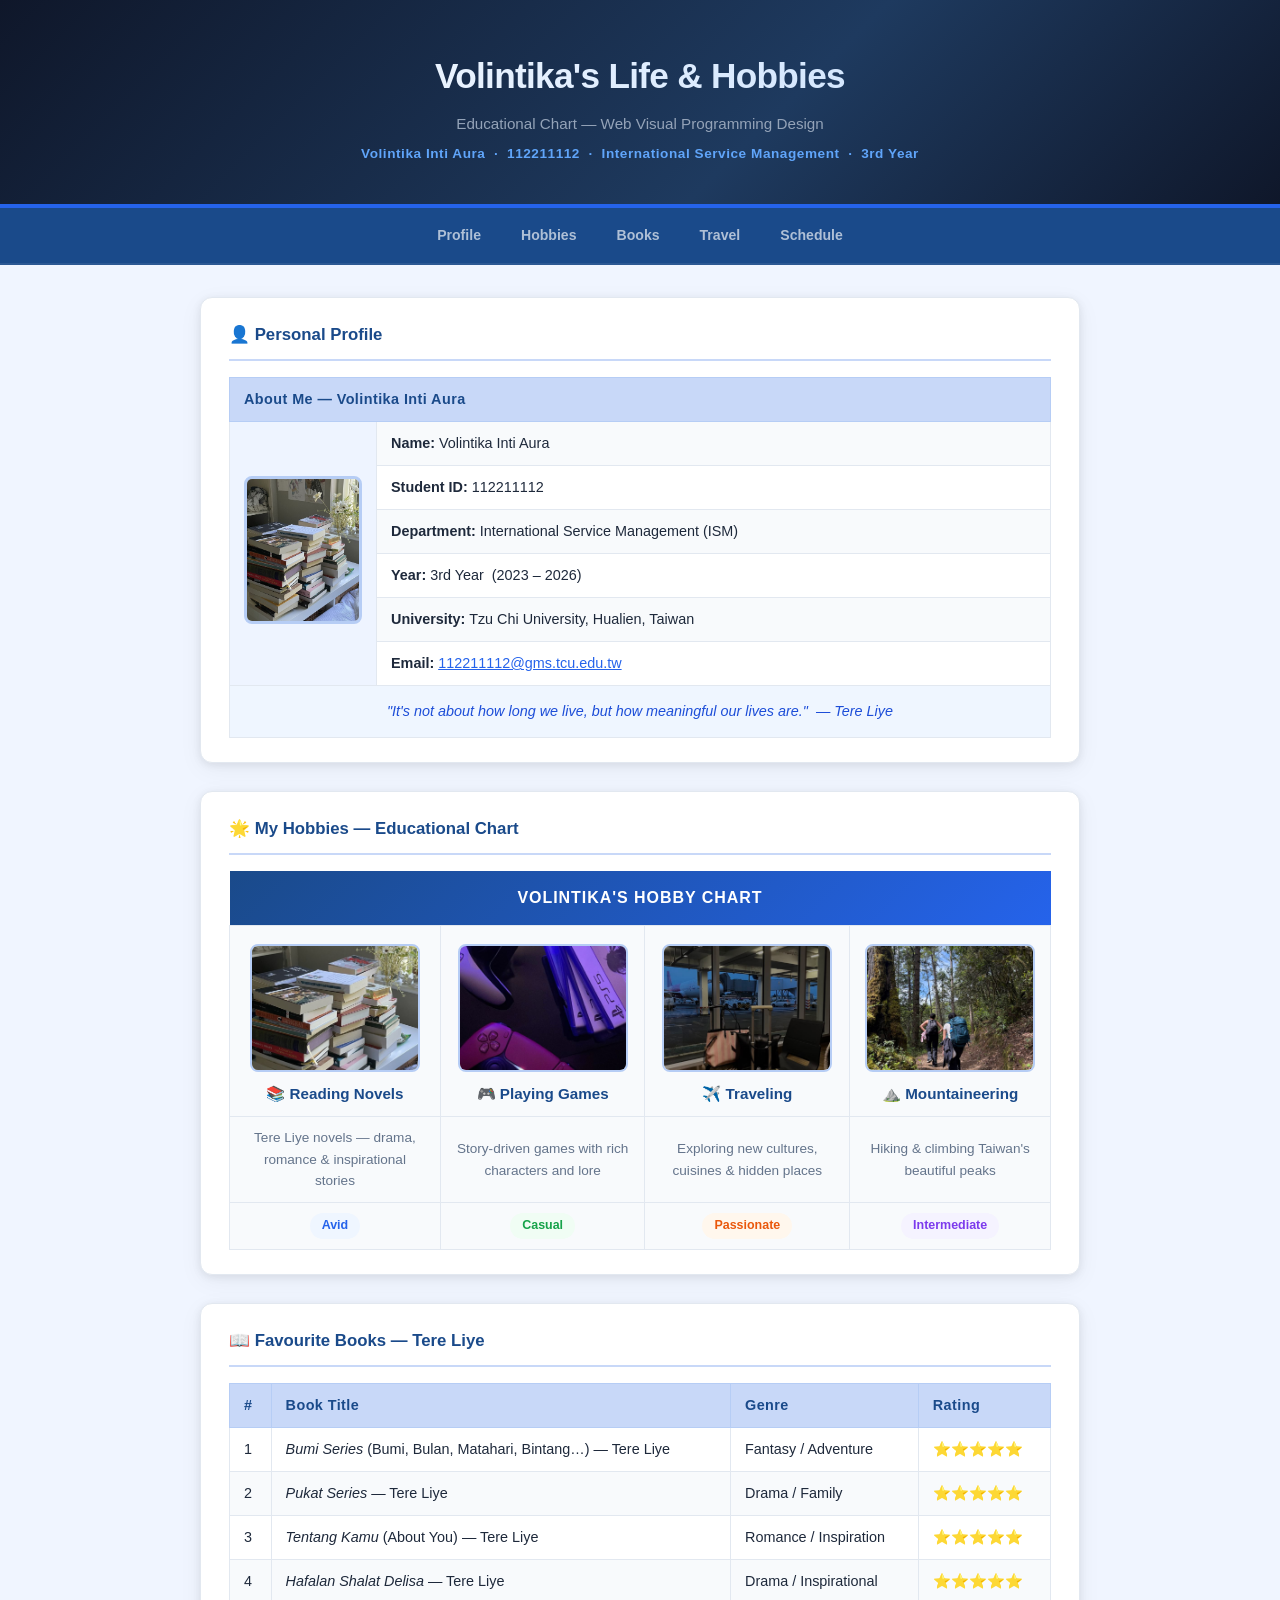
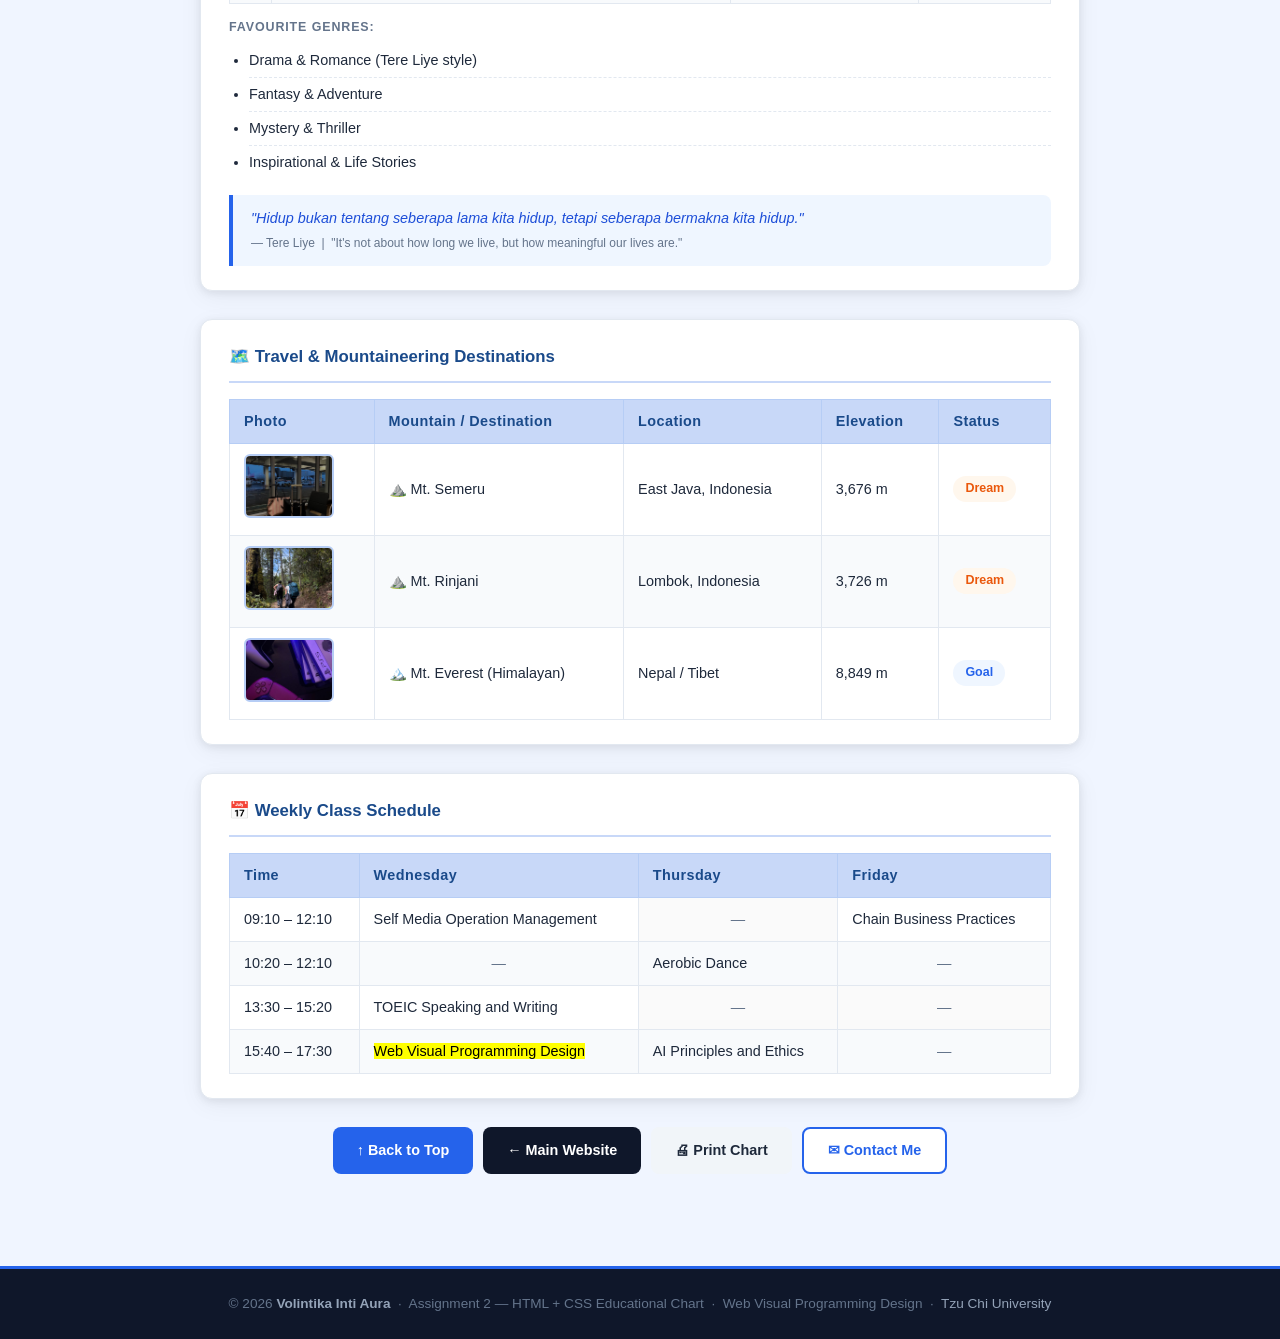
<file: A2_112211112_Volintika/A2_index.html>
<!DOCTYPE html>
<html lang="en">

<head>
    <title>A2 — Volintika's Educational Chart</title>
    <meta charset="utf-8">
    <meta name="viewport" content="width=device-width, initial-scale=1">
    <link rel="stylesheet" href="style.css">
</head>

<body>

    <header>
        <h1>Volintika's Life &amp; Hobbies</h1>
        <p class="subtitle">Educational Chart — Web Visual Programming Design</p>
        <p class="student-id">Volintika Inti Aura &nbsp;·&nbsp; 112211112 &nbsp;·&nbsp; International Service Management &nbsp;·&nbsp; 3rd Year</p>
    </header>

    <nav>
        <a href="#profile">Profile</a>
        <a href="#hobbies">Hobbies</a>
        <a href="#books">Books</a>
        <a href="#travel">Travel</a>
        <a href="#schedule">Schedule</a>
    </nav>

    <main class="content">

        <!-- ══════════ PROFILE ══════════ -->
        <section id="profile" style="scroll-margin-top:52px;">
            <h2>👤 Personal Profile</h2>
            <table class="profile-table">
                <tr>
                    <th colspan="2">About Me — Volintika Inti Aura</th>
                </tr>
                <tr>
                    <td class="photo-cell" rowspan="6">
                        <img src="img1.jpg" alt="Volintika Inti Aura" class="profile-photo">
                    </td>
                    <td><strong>Name:</strong> Volintika Inti Aura</td>
                </tr>
                <tr><td><strong>Student ID:</strong> 112211112</td></tr>
                <tr><td><strong>Department:</strong> International Service Management (ISM)</td></tr>
                <tr><td><strong>Year:</strong> 3rd Year &nbsp;(2023 – 2026)</td></tr>
                <tr><td><strong>University:</strong> Tzu Chi University, Hualien, Taiwan</td></tr>
                <tr><td><strong>Email:</strong> <a href="mailto:112211112@gms.tcu.edu.tw" style="color:#2563eb;">112211112@gms.tcu.edu.tw</a></td></tr>
                <tr>
                    <td colspan="2" class="motto-cell">
                        <em>"It's not about how long we live, but how meaningful our lives are."</em>
                        &nbsp;— Tere Liye
                    </td>
                </tr>
            </table>
        </section>

        <!-- ══════════ HOBBY EDUCATIONAL CHART ══════════ -->
        <section id="hobbies" style="scroll-margin-top:52px;">
            <h2>🌟 My Hobbies — Educational Chart</h2>
            <table class="hobby-chart">
                <thead>
                    <tr>
                        <th colspan="4">Volintika's Hobby Chart</th>
                    </tr>
                </thead>
                <tbody>
                    <!-- Row 1: Images + labels -->
                    <tr class="hobby-img-row">
                        <td>
                            <img src="img1.jpg" alt="Reading Novels" class="hobby-img">
                            <div class="hobby-label">📚 Reading Novels</div>
                        </td>
                        <td>
                            <img src="img2.jpg" alt="Playing Games" class="hobby-img">
                            <div class="hobby-label">🎮 Playing Games</div>
                        </td>
                        <td>
                            <img src="img3.jpg" alt="Traveling" class="hobby-img">
                            <div class="hobby-label">✈️ Traveling</div>
                        </td>
                        <td>
                            <img src="img4.jpg" alt="Mountaineering" class="hobby-img">
                            <div class="hobby-label">⛰️ Mountaineering</div>
                        </td>
                    </tr>
                    <!-- Row 2: Descriptions -->
                    <tr class="hobby-desc-row">
                        <td>Tere Liye novels — drama, romance &amp; inspirational stories</td>
                        <td>Story-driven games with rich characters and lore</td>
                        <td>Exploring new cultures, cuisines &amp; hidden places</td>
                        <td>Hiking &amp; climbing Taiwan's beautiful peaks</td>
                    </tr>
                    <!-- Row 3: Level badges -->
                    <tr class="hobby-level-row">
                        <td><span class="badge badge-blue">Avid</span></td>
                        <td><span class="badge badge-green">Casual</span></td>
                        <td><span class="badge badge-orange">Passionate</span></td>
                        <td><span class="badge badge-purple">Intermediate</span></td>
                    </tr>
                </tbody>
            </table>
        </section>

        <!-- ══════════ BOOKS ══════════ -->
        <section id="books" style="scroll-margin-top:52px;">
            <h2>📖 Favourite Books — Tere Liye</h2>
            <table>
                <thead>
                    <tr>
                        <th>#</th>
                        <th>Book Title</th>
                        <th>Genre</th>
                        <th>Rating</th>
                    </tr>
                </thead>
                <tbody>
                    <tr>
                        <td>1</td>
                        <td><cite>Bumi Series</cite> (Bumi, Bulan, Matahari, Bintang…) — Tere Liye</td>
                        <td>Fantasy / Adventure</td>
                        <td>⭐⭐⭐⭐⭐</td>
                    </tr>
                    <tr>
                        <td>2</td>
                        <td><cite>Pukat Series</cite> — Tere Liye</td>
                        <td>Drama / Family</td>
                        <td>⭐⭐⭐⭐⭐</td>
                    </tr>
                    <tr>
                        <td>3</td>
                        <td><cite>Tentang Kamu</cite> (About You) — Tere Liye</td>
                        <td>Romance / Inspiration</td>
                        <td>⭐⭐⭐⭐⭐</td>
                    </tr>
                    <tr>
                        <td>4</td>
                        <td><cite>Hafalan Shalat Delisa</cite> — Tere Liye</td>
                        <td>Drama / Inspirational</td>
                        <td>⭐⭐⭐⭐⭐</td>
                    </tr>
                </tbody>
            </table>

            <p class="list-label">Favourite Genres:</p>
            <ul class="genre-list">
                <li>Drama &amp; Romance (Tere Liye style)</li>
                <li>Fantasy &amp; Adventure</li>
                <li>Mystery &amp; Thriller</li>
                <li>Inspirational &amp; Life Stories</li>
            </ul>

            <blockquote style="margin-top:16px; border-left:4px solid #2563eb; background:#eff6ff;
                               padding:12px 18px; border-radius:0 8px 8px 0; font-style:italic; color:#1d4ed8; font-size:.9rem;">
                "Hidup bukan tentang seberapa lama kita hidup, tetapi seberapa bermakna kita hidup."
                <small style="display:block; margin-top:4px; color:#64748b; font-style:normal;">— Tere Liye &nbsp;|&nbsp; "It's not about how long we live, but how meaningful our lives are."</small>
            </blockquote>
        </section>

        <!-- ══════════ TRAVEL & MOUNTAINEERING ══════════ -->
        <section id="travel" style="scroll-margin-top:52px;">
            <h2>🗺️ Travel &amp; Mountaineering Destinations</h2>
            <table class="travel-table">
                <thead>
                    <tr>
                        <th>Photo</th>
                        <th>Mountain / Destination</th>
                        <th>Location</th>
                        <th>Elevation</th>
                        <th>Status</th>
                    </tr>
                </thead>
                <tbody>
                    <tr>
                        <td><img src="img3.jpg" alt="Mt. Semeru" class="travel-img"></td>
                        <td>⛰️ Mt. Semeru</td>
                        <td>East Java, Indonesia</td>
                        <td>3,676 m</td>
                        <td><span class="badge badge-orange">Dream</span></td>
                    </tr>
                    <tr>
                        <td><img src="img4.jpg" alt="Mt. Rinjani" class="travel-img"></td>
                        <td>⛰️ Mt. Rinjani</td>
                        <td>Lombok, Indonesia</td>
                        <td>3,726 m</td>
                        <td><span class="badge badge-orange">Dream</span></td>
                    </tr>
                    <tr>
                        <td><img src="img2.jpg" alt="Mt. Everest" class="travel-img"></td>
                        <td>🏔️ Mt. Everest (Himalayan)</td>
                        <td>Nepal / Tibet</td>
                        <td>8,849 m</td>
                        <td><span class="badge badge-blue">Goal</span></td>
                    </tr>
                </tbody>
            </table>
        </section>

        <!-- ══════════ WEEKLY SCHEDULE ══════════ -->
        <section id="schedule" style="scroll-margin-top:52px;">
            <h2>📅 Weekly Class Schedule</h2>
            <table>
                <thead>
                    <tr>
                        <th>Time</th>
                        <th>Wednesday</th>
                        <th>Thursday</th>
                        <th>Friday</th>
                    </tr>
                </thead>
                <tbody>
                    <tr>
                        <td>09:10 – 12:10</td>
                        <td>Self Media Operation Management</td>
                        <td class="empty-cell">—</td>
                        <td>Chain Business Practices</td>
                    </tr>
                    <tr>
                        <td>10:20 – 12:10</td>
                        <td class="empty-cell">—</td>
                        <td>Aerobic Dance</td>
                        <td class="empty-cell">—</td>
                    </tr>
                    <tr>
                        <td>13:30 – 15:20</td>
                        <td>TOEIC Speaking and Writing</td>
                        <td class="empty-cell">—</td>
                        <td class="empty-cell">—</td>
                    </tr>
                    <tr>
                        <td>15:40 – 17:30</td>
                        <td><mark>Web Visual Programming Design</mark></td>
                        <td>AI Principles and Ethics</td>
                        <td class="empty-cell">—</td>
                    </tr>
                </tbody>
            </table>
        </section>

        <!-- ══════════ BUTTONS ══════════ -->
        <div class="btn-row">
            <a href="#profile"  class="btn btn-primary">↑ Back to Top</a>
            <a href="../index.html" class="btn btn-dark">← Main Website</a>
            <button class="btn btn-ghost" onclick="window.print()">🖨 Print Chart</button>
            <a href="mailto:112211112@gms.tcu.edu.tw" class="btn btn-outline">✉ Contact Me</a>
        </div>

    </main>

    <footer>
        <p>
            &copy; 2026 <strong style="color:#94a3b8;">Volintika Inti Aura</strong> &nbsp;·&nbsp;
            Assignment 2 — HTML + CSS Educational Chart &nbsp;·&nbsp;
            Web Visual Programming Design &nbsp;·&nbsp;
            <a href="https://tcueng.tcu.edu.tw/" target="_blank">Tzu Chi University</a>
        </p>
    </footer>

</body>
</html>
</file>
<file: A2_112211112_Volintika/style.css>
/* =========================================================
   style.css — Assignment 2 | Volintika Inti Aura 112211112
   Web Visual Programming Design | Tzu Chi University
   ========================================================= */

*, *::before, *::after { box-sizing: border-box; margin: 0; padding: 0; }

:root {
    --primary:       #2563eb;
    --primary-dk:    #1d4ed8;
    --primary-lt:    #eff6ff;
    --nav-bg:        #1a4a8a;
    --header-bg:     #c8d8f8;
    --dark:          #0f172a;
    --text:          #1e293b;
    --muted:         #64748b;
    --border:        #e2e8f0;
    --surface:       #ffffff;
    --bg:            #f0f5ff;
    --shadow:        0 2px 8px rgba(0,0,0,.08), 0 6px 24px rgba(0,0,0,.05);
}

body {
    font-family: Arial, 'Segoe UI', sans-serif;
    background: var(--bg);
    color: var(--text);
    font-size: 15px;
    line-height: 1.6;
}

/* ── Header ── */
header {
    background: linear-gradient(135deg, #0f172a 0%, #1e3a5f 60%, #0f172a 100%);
    color: #fff;
    text-align: center;
    padding: 48px 20px 40px;
    border-bottom: 4px solid var(--primary);
}

header h1 {
    font-size: 2.2rem;
    font-weight: 700;
    letter-spacing: -.02em;
    margin-bottom: 8px;
    background: linear-gradient(to right, #ffffff, #bfdbfe);
    -webkit-background-clip: text;
    -webkit-text-fill-color: transparent;
    background-clip: text;
}

header .subtitle   { color: #94a3b8; font-size: .95rem; margin-bottom: 6px; }
header .student-id { color: #60a5fa; font-size: .85rem; font-weight: 600; letter-spacing: .04em; }

/* ── Nav ── */
nav {
    background: var(--nav-bg);
    display: flex;
    justify-content: center;
    flex-wrap: wrap;
    gap: 4px;
    padding: 10px 16px;
    position: sticky;
    top: 0;
    z-index: 100;
    border-bottom: 2px solid rgba(255,255,255,.08);
}

nav a {
    color: rgba(255,255,255,.65);
    text-decoration: none;
    padding: 6px 18px;
    border-radius: 6px;
    font-size: .88rem;
    font-weight: 700;
    transition: background .15s, color .15s;
}

nav a:hover { background: rgba(255,255,255,.15); color: #fff; }

/* ── Main layout ── */
.content {
    max-width: 920px;
    margin: 32px auto;
    padding: 0 20px 60px;
    display: flex;
    flex-direction: column;
    gap: 28px;
}

/* ── Section cards ── */
section {
    background: var(--surface);
    border: 1px solid var(--border);
    border-radius: 12px;
    padding: 24px 28px;
    box-shadow: var(--shadow);
}

section h2 {
    font-size: 1.05rem;
    font-weight: 700;
    color: var(--nav-bg);
    margin-bottom: 16px;
    padding-bottom: 10px;
    border-bottom: 2px solid var(--header-bg);
    display: flex;
    align-items: center;
    gap: 8px;
}

/* ── Shared table base ── */
table {
    width: 100%;
    border-collapse: collapse;
    font-size: .9rem;
}

th {
    background: var(--header-bg);
    color: var(--nav-bg);
    padding: 10px 14px;
    text-align: left;
    font-weight: 700;
    letter-spacing: .03em;
    border: 1px solid #b6cdf5;
}

td {
    padding: 10px 14px;
    border: 1px solid var(--border);
    vertical-align: middle;
}

tbody tr:nth-child(even) td { background: #f8fafc; }
tbody tr:hover td           { background: var(--primary-lt); transition: background .15s; }

/* ── Profile table ── */
.profile-table .photo-cell {
    width: 140px;
    text-align: center;
    background: #eef4ff;
}

.profile-photo {
    width: 118px;
    height: 148px;
    object-fit: cover;
    border-radius: 8px;
    border: 3px solid #b6cdf5;
}

.profile-table .motto-cell {
    text-align: center;
    background: var(--primary-lt);
    font-style: italic;
    color: var(--primary-dk);
    padding: 14px;
}

/* ── Hobby educational chart ── */
.hobby-chart thead th {
    text-align: center;
    font-size: 1rem;
    padding: 14px;
    background: linear-gradient(135deg, var(--nav-bg), var(--primary));
    color: #fff;
    border: none;
    letter-spacing: .06em;
    text-transform: uppercase;
}

.hobby-img-row td {
    text-align: center;
    padding: 18px 10px 10px;
    background: #f8fafc;
    border: 1px solid var(--border);
}

.hobby-img {
    width: 170px;
    height: 128px;
    object-fit: cover;
    border-radius: 8px;
    border: 2px solid #b6cdf5;
    display: block;
    margin: 0 auto 10px;
    transition: transform .2s;
}

.hobby-img:hover { transform: scale(1.04); }

.hobby-label {
    font-weight: 700;
    font-size: .95rem;
    color: var(--nav-bg);
}

.hobby-desc-row td {
    text-align: center;
    font-size: .85rem;
    color: var(--muted);
    background: #fff;
    border: 1px solid var(--border);
}

.hobby-level-row td {
    text-align: center;
    background: #f8fafc;
    border: 1px solid var(--border);
}

/* ── Travel table ── */
.travel-img {
    width: 90px;
    height: 64px;
    object-fit: cover;
    border-radius: 6px;
    border: 2px solid #b6cdf5;
}

/* ── Schedule ── */
.empty-cell { color: var(--muted); text-align: center; background: #fafafa; }

/* ── Genre list ── */
.list-label {
    font-size: .78rem;
    font-weight: 700;
    text-transform: uppercase;
    letter-spacing: .07em;
    color: var(--muted);
    margin: 14px 0 6px;
}

.genre-list { padding-left: 20px; }

.genre-list li {
    padding: 5px 0;
    border-bottom: 1px dashed var(--border);
    font-size: .9rem;
}

.genre-list li:last-child { border-bottom: none; }

/* ── Badges ── */
.badge {
    display: inline-block;
    padding: 3px 12px;
    border-radius: 999px;
    font-size: .78rem;
    font-weight: 700;
}

.badge-blue   { background: var(--primary-lt); color: var(--primary); }
.badge-green  { background: #f0fdf4;            color: #16a34a; }
.badge-orange { background: #fff7ed;            color: #ea580c; }
.badge-purple { background: #f5f3ff;            color: #7c3aed; }

/* ── Buttons ── */
.btn-row {
    display: flex;
    flex-wrap: wrap;
    gap: 10px;
    justify-content: center;
}

.btn {
    display: inline-flex;
    align-items: center;
    padding: 10px 24px;
    border-radius: 8px;
    font-family: inherit;
    font-size: .9rem;
    font-weight: 700;
    cursor: pointer;
    text-decoration: none;
    border: none;
    transition: opacity .15s, transform .1s;
}

.btn:hover  { opacity: .85; transform: translateY(-1px); }
.btn:active { transform: translateY(0); }

.btn-primary { background: var(--primary);  color: #fff; }
.btn-dark    { background: var(--dark);     color: #fff; }
.btn-outline { background: #fff; color: var(--primary); border: 2px solid var(--primary); }
.btn-ghost   { background: #f1f5f9;         color: var(--text); }

/* ── Footer ── */
footer {
    background: var(--dark);
    color: #64748b;
    text-align: center;
    padding: 24px 16px;
    font-size: .85rem;
    border-top: 3px solid var(--primary);
}

footer a { color: #94a3b8; text-decoration: none; }
footer a:hover { color: #fff; }
</file>
